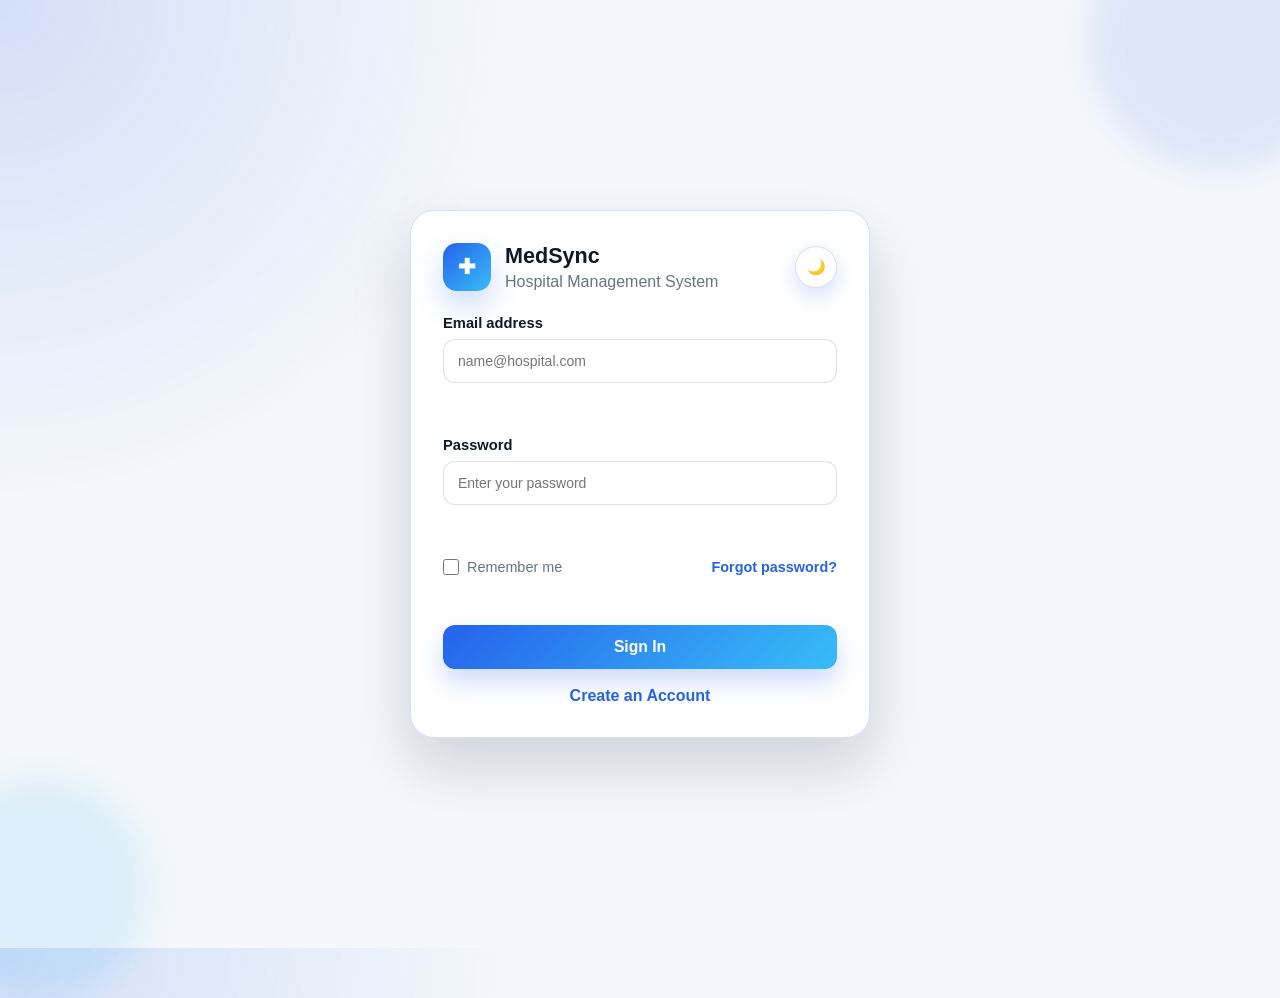
<file: frontend/index.html>
<!DOCTYPE html>
<html lang="en">
<head>
    <meta charset="UTF-8">
    <meta name="viewport" content="width=device-width, initial-scale=1.0">
    <title>MedSync Login</title>
    <link rel="stylesheet" href="css/style.css">
</head>
<body class="auth-page">
    <div class="auth-background" aria-hidden="true">
        <div class="orb orb-one"></div>
        <div class="orb orb-two"></div>
    </div>

    <div class="auth-shell">
        <div class="auth-card">
            <div class="auth-header">
                <div class="brand-mark">✚</div>
                <div>
                    <h1>MedSync</h1>
                    <p>Hospital Management System</p>
                </div>
                <button type="button" id="themeToggle" class="theme-toggle" aria-label="Toggle dark mode">
                    <span class="theme-icon">🌙</span>
                </button>
            </div>

            <form id="loginForm" novalidate>
                <div class="field-group">
                    <label for="email">Email address</label>
                    <input type="email" id="email" name="email" placeholder="name@hospital.com" required>
                    <span class="field-error" id="emailError"></span>
                </div>

                <div class="field-group">
                    <label for="password">Password</label>
                    <input type="password" id="password" name="password" placeholder="Enter your password" required>
                    <span class="field-error" id="passwordError"></span>
                </div>

                <div class="helper-row">
                    <label class="checkbox-row" for="rememberMe">
                        <input type="checkbox" id="rememberMe" name="rememberMe">
                        <span>Remember me</span>
                    </label>
                    <a href="mailto:support@medsync.com?subject=Password%20Reset" class="text-link">Forgot password?</a>
                </div>

                <div id="formStatus" class="form-status" role="status" aria-live="polite"></div>

                <button type="submit" id="loginButton" class="primary-btn">
                    <span class="btn-label">Sign In</span>
                    <span class="btn-spinner" aria-hidden="true"></span>
                </button>

                <p class="footer-text">
                    <a href="register.html" class="text-link">Create an Account</a>
                </p>
            </form>
        </div>
    </div>

    <script src="js/api.js"></script>
    <script src="js/common.js"></script>
    <script src="js/auth.js"></script>
</body>
</html>
</file>
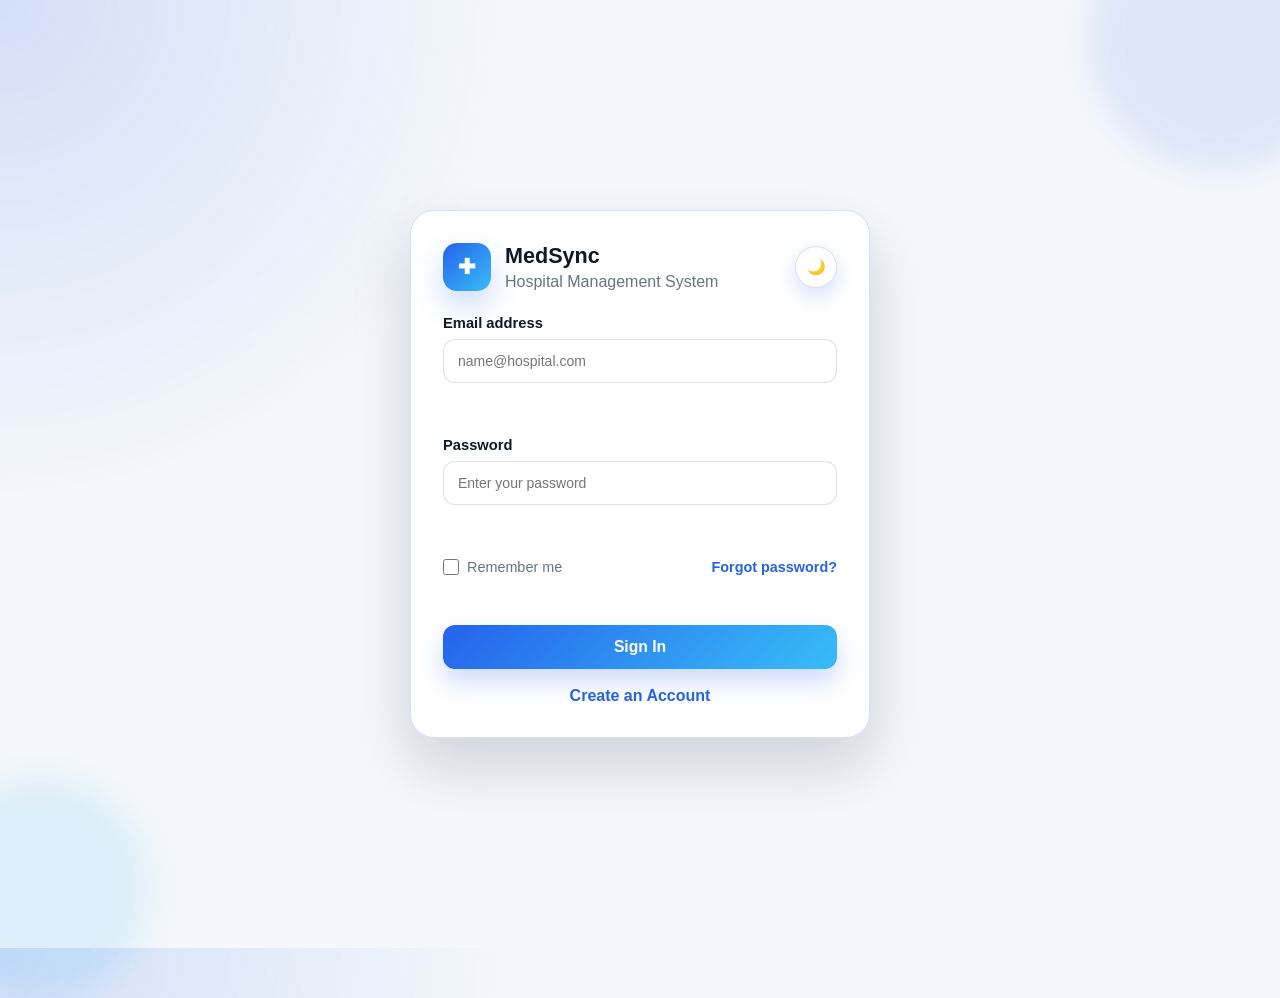
<file: frontend/ai.html>
<!DOCTYPE html>
<html>

<head>
    <title>AI Assistant</title>
    <link rel="stylesheet" href="css/style.css">
</head>

<body>

    <div class="sidebar">

        <h2>MedSync</h2>


        <a href="dashboard.html">Dashboard</a>

        <a id="doctorMenu" href="doctors.html">
            Doctors
        </a>

        <a id="patientMenu" href="patients.html">
            Patients
        </a>

        <a href="appointments.html">
            Appointments
        </a>

        <a href="reports.html">
            Reports
        </a>

        <a id="auditMenu" href="audit.html">
            Audit Logs
        </a>

        <a id="aiMenu" href="ai.html">
            AI Assistant
        </a>

        <a href="#" onclick="logout()">
            Logout
        </a>
    </div>

    <div class="main-content">

        <div class="form-card">

            <h2>AI Patient Summary</h2>

            <input id="patientId" type="number" placeholder="Patient ID">

            <button onclick="getSummary()">
                Generate Summary
            </button>


            <input id="disease" placeholder="Enter Disease">

            <button onclick="getSuggestionForPatient()">
                AI Suggestion
            </button>

        </div>

        <div class="table-card">

            <h2>AI Output</h2>

            <div id="summaryBox" class="ai-box">
            </div>

        </div>

    </div>
    <script src="js/authGuard.js"></script>
    <script src="js/api.js"></script>
    <script src="js/common.js"></script>
    <script src="js/role.js"></script>
    <script src="js/ai.js"></script>


    <script>
        applyRolePermissions();
    </script>

</body>

</html>
</file>
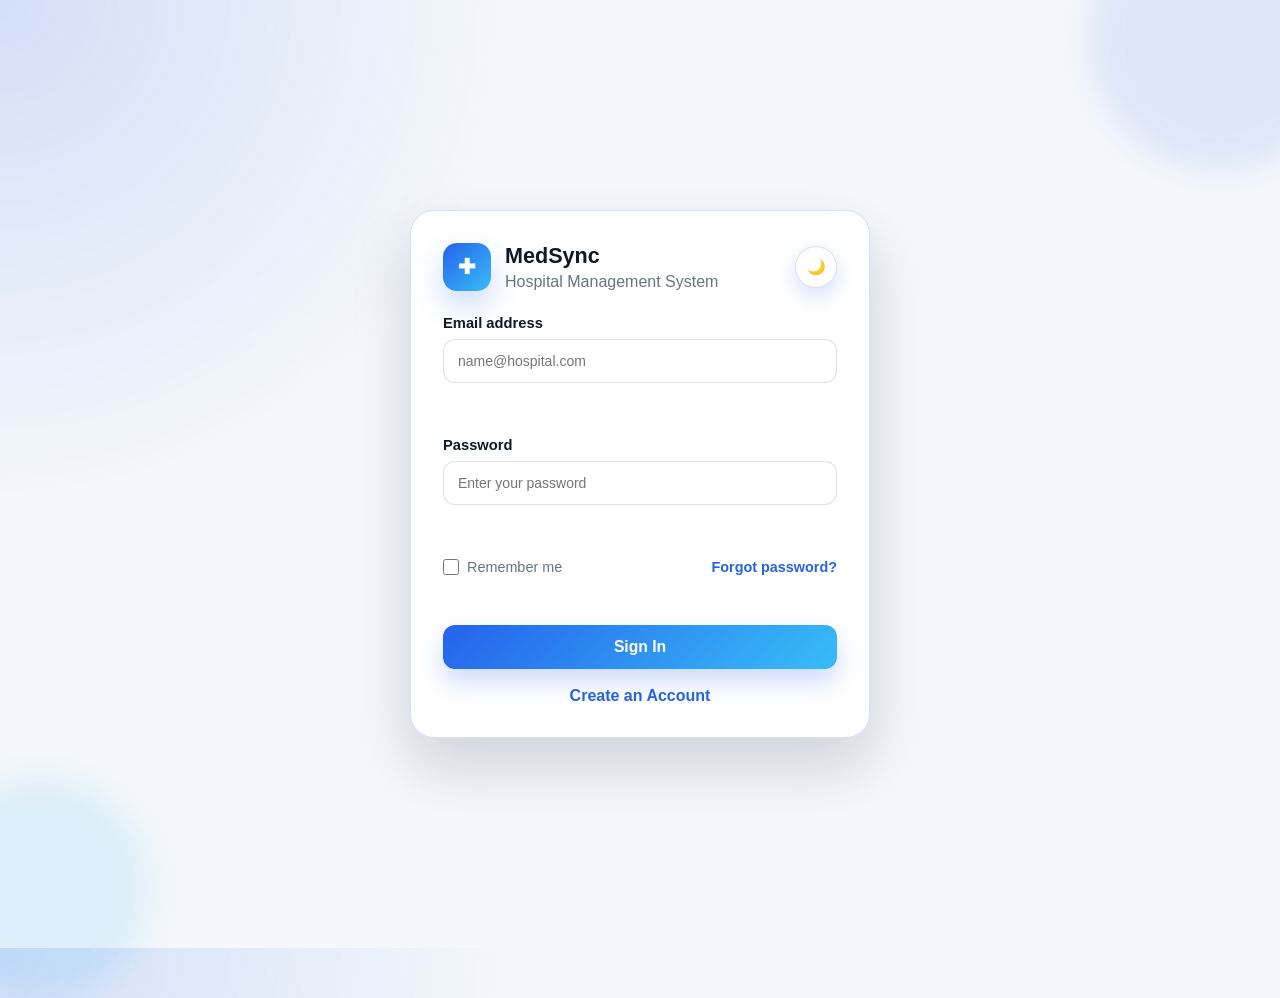
<file: frontend/appointments.html>
<!DOCTYPE html>
<html>

<head>
    <title>Appointments</title>

    <link rel="stylesheet" href="css/style.css">
</head>
<body>

    <!-- Sidebar -->

    <div class="sidebar">

        <h2>MedSync</h2>

        <a href="dashboard.html">Dashboard</a>

        <a id="doctorMenu" href="doctors.html">
            Doctors
        </a>

        <a id="patientMenu" href="patients.html">
            Patients
        </a>

        <a href="appointments.html">
            Appointments
        </a>

        <a href="reports.html">
            Reports
        </a>

        <a id="auditMenu" href="audit.html">
            Audit Logs
        </a>

        <a id="aiMenu" href="ai.html">
            AI Assistant
        </a>

        <a href="#" onclick="logout()">
            Logout
        </a>

    </div>

    <!-- Main Content -->

    <div class="main-content">

        <div class="form-card">

            <h2>Schedule Appointment</h2>

            <input id="patientId" type="number" placeholder="Patient ID">


            <input id="doctorId" type="number" placeholder="Doctor ID">

            <input id="appointmentTime" type="datetime-local">

            <select id="status">

                <option value="">Select Status</option>
                <option value="BOOKED">Booked</option>
                <option value="SCHEDULED">Scheduled</option>
                <option value="COMPLETED">Completed</option>
                <option value="CANCELLED">Cancelled</option>

            </select>

            <button onclick="addAppointment()">
                Schedule Appointment
            </button>

        </div>

        <div class="table-card">

            <h2>Appointments List</h2>

            <table>

                <thead>

                    <tr>
                        <th>ID</th>
                        <th>Patient ID</th>
                        <th>Patient</th>
                        <th>Doctor ID</th>
                        <th>Doctor</th>
                        <th>Date & Time</th>
                        <th>Status</th>
                        <th>Action</th>
                    </tr>

                </thead>

                <tbody id="appointmentTable">

                </tbody>

            </table>

        </div>

    </div>
    <script src="js/authGuard.js"></script>
    <script src="js/api.js"></script>
    <script src="js/common.js"></script>
    <script src="js/role.js"></script>
    <script src="js/appointments.js"></script>


    <script>
        applyRolePermissions();
    </script>

</body>
</file>
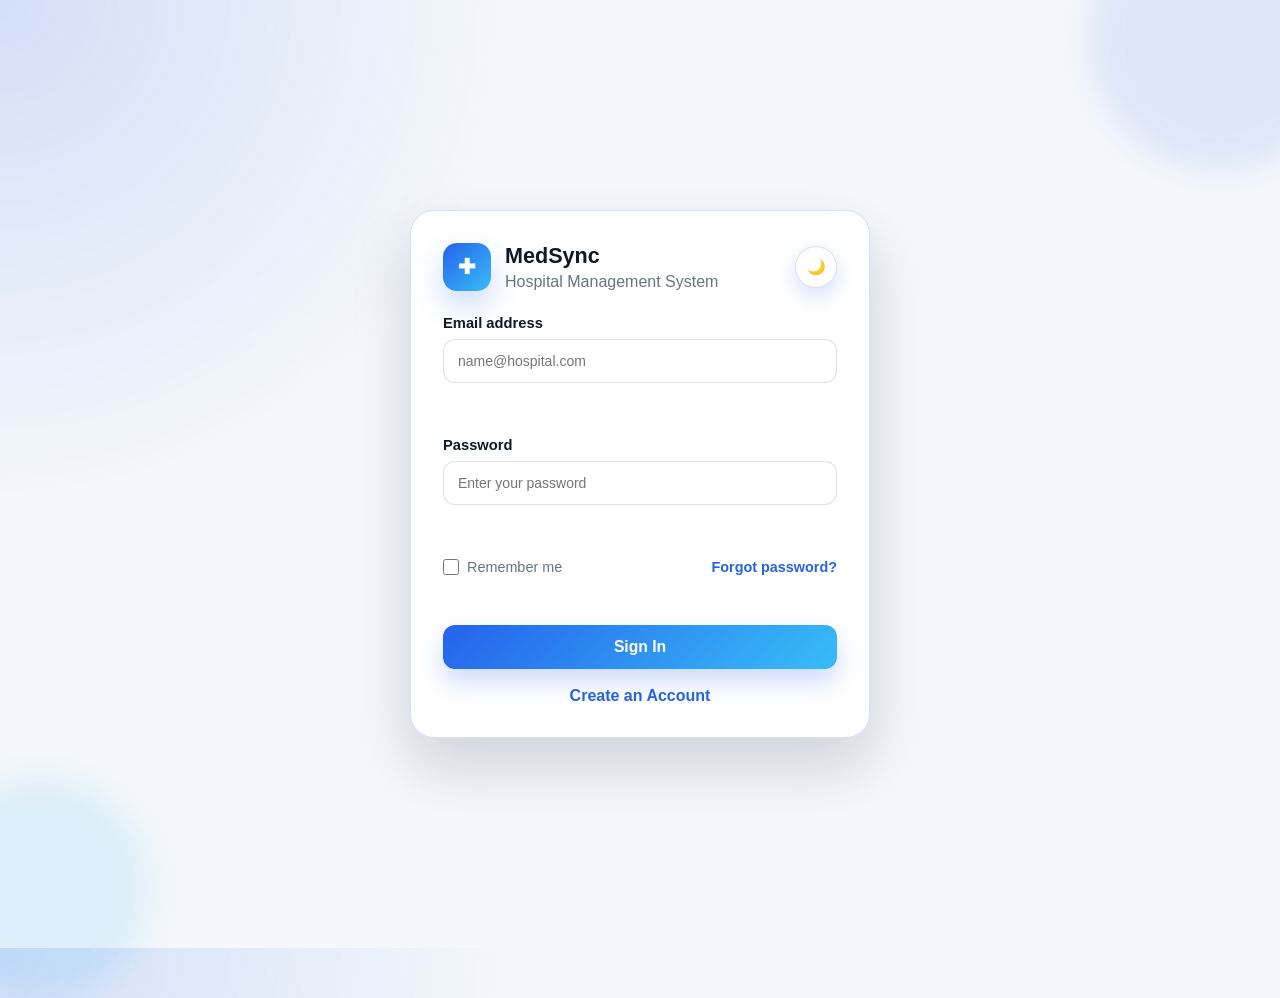
<file: frontend/audit.html>
<!DOCTYPE html>
<html>

<head>
    <title>Audit Logs</title>

    <link rel="stylesheet" href="css/style.css">
</head>

<body>

    <div class="sidebar">

        <h2>MedSync</h2>

        <a href="dashboard.html">Dashboard</a>

        <a id="doctorMenu" href="doctors.html">
            Doctors
        </a>

        <a id="patientMenu" href="patients.html">
            Patients
        </a>

        <a href="appointments.html">
            Appointments
        </a>

        <a href="reports.html">
            Reports
        </a>

        <a id="auditMenu" href="audit.html">
            Audit Logs
        </a>

        <a id="aiMenu" href="ai.html">
            AI Assistant
        </a>

        <a href="#" onclick="logout()">
            Logout
        </a>

    </div>

    <div class="main-content">

        <h1>Audit Logs</h1>

        <div class="table-card">

            <table>

                <thead>
                    <tr>
                        <th>ID</th>
                        <th>User</th>
                        <th>Action</th>
                        <th>Timestamp</th>
                    </tr>
                </thead>

                <tbody id="auditTable">

                </tbody>

            </table>

        </div>

    </div>
    <script src="js/authGuard.js"></script>
    <script src="js/api.js"></script>
    <script src="js/common.js"></script>
    <script src="js/role.js"></script>
    <script src="js/audit.js"></script>


    <script>
        applyRolePermissions();
    </script>

</body>

</html>
</file>
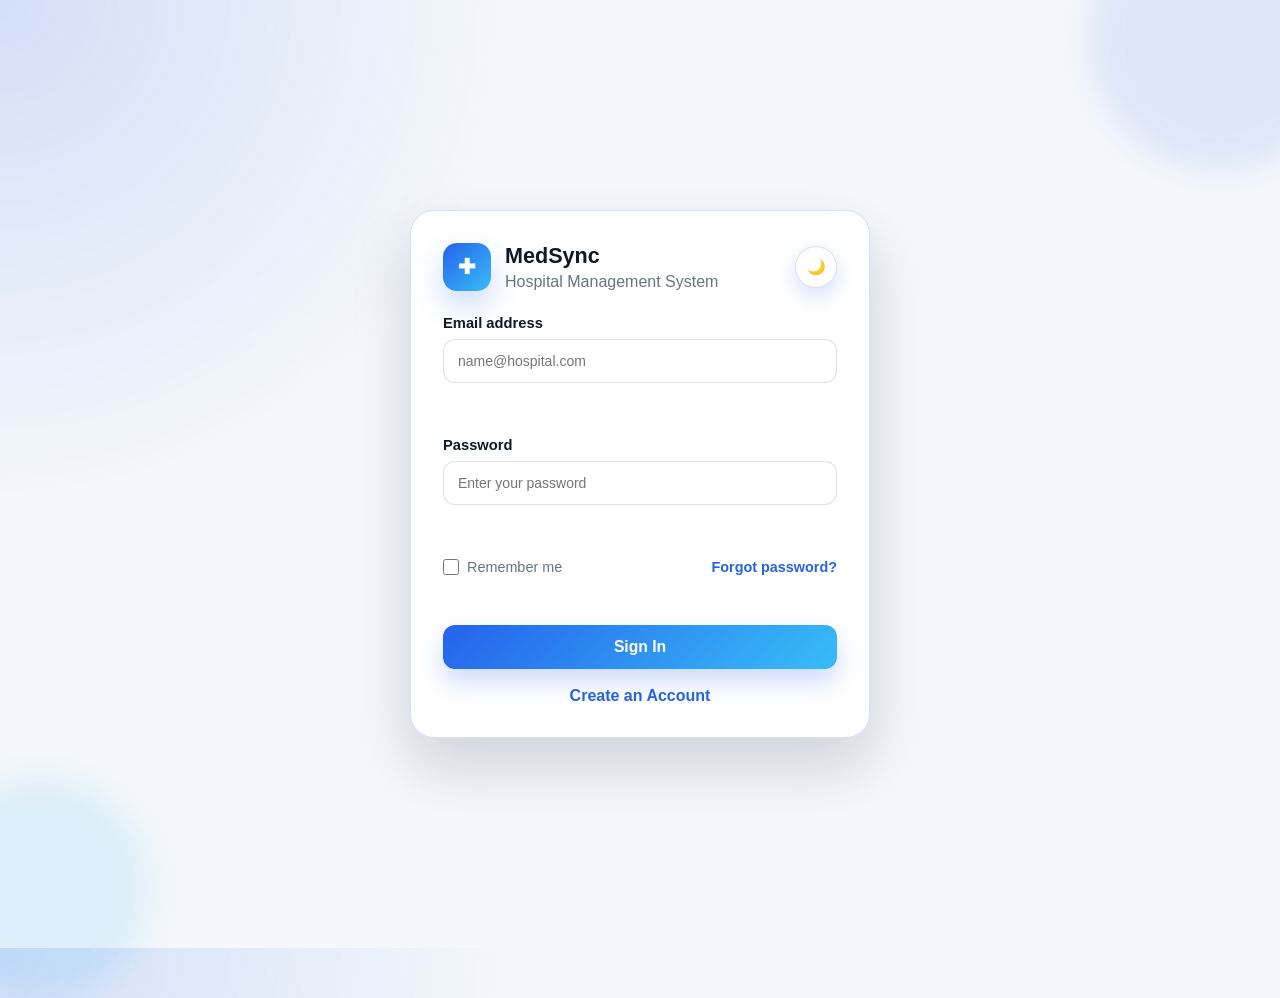
<file: frontend/doctors.html>
<!DOCTYPE html>
<html lang="en">

<head>
    <meta charset="UTF-8">
    <title>Doctors</title>

    <link rel="stylesheet" href="css/style.css">
</head>

<body>

    <div class="sidebar">

        <h2>MedSync</h2>

        <a href="dashboard.html">Dashboard</a>

        <a id="doctorMenu" href="doctors.html">
            Doctors
        </a>

        <a id="patientMenu" href="patients.html">
            Patients
        </a>

        <a href="appointments.html">
            Appointments
        </a>

        <a href="reports.html">
            Reports
        </a>

        <a id="auditMenu" href="audit.html">
            Audit Logs
        </a>

        <a id="aiMenu" href="ai.html">
            AI Assistant
        </a>

        <a href="#" onclick="logout()">
            Logout
        </a>

    </div>

    <div class="main-content">

        <div class="navbar">
            Doctor Management
        </div>

        <div class="form-container">

            <h2>Add Doctor</h2>

            <input type="text" id="name" placeholder="Doctor Name">

            <input type="text" id="specialization" placeholder="Specialization">

            <input type="email" id="email" placeholder="Doctor Email">
            
            <button onclick="addDoctor()">
                Add Doctor
            </button>

        </div>

        <div class="table-container">

            <h2>Doctors List</h2>

            <table id="doctorTable">

                <thead>
                    <tr>
                        <th>ID</th>
                        <th>Name</th>
                        <th>Specialization</th>
                    </tr>
                </thead>

                <tbody>

                </tbody>

            </table>

        </div>

    </div>
    <script src="js/authGuard.js"></script>
    <script src="js/api.js"></script>
    <script src="js/common.js"></script>
    <script src="js/role.js"></script>
    <script src="js/doctors.js"></script>


    <script>
        applyRolePermissions();
    </script>

</body>

</html>
</file>
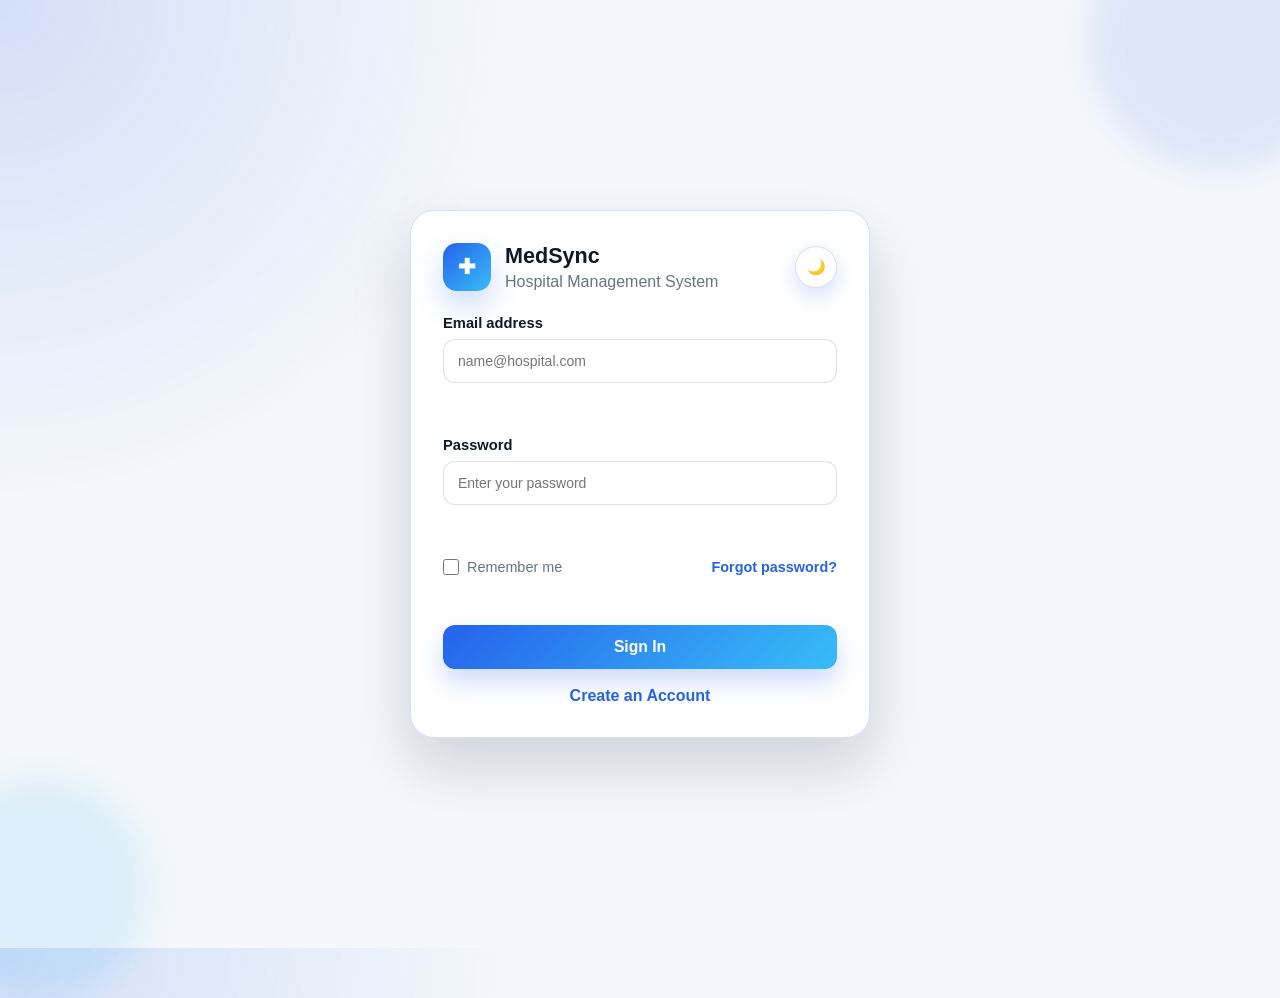
<file: frontend/patients.html>
<link rel="stylesheet" href="css/style.css">

<!DOCTYPE html>
<html lang="en">

<head>

    <meta charset="UTF-8">

    <title>Patients</title>

    <link rel="stylesheet" href="css/style.css">

</head>

<body>

    <!-- Sidebar -->
    <div class="sidebar">

        <h2>MedSync</h2>

        <a href="dashboard.html">Dashboard</a>

        <a id="doctorMenu" href="doctors.html">
            Doctors
        </a>

        <a id="patientMenu" href="patients.html">
            Patients
        </a>

        <a href="appointments.html">
            Appointments
        </a>

        <a href="reports.html">
            Reports
        </a>

        <a id="auditMenu" href="audit.html">
            Audit Logs
        </a>

        <a id="aiMenu" href="ai.html">
            AI Assistant
        </a>

        <a href="#" onclick="logout()">
            Logout
        </a>

    </div>

    <!-- Main Content -->

    <div class="main-content">

        <!-- Add Patient Form -->
        <div class="form-card">

            <h2>Add Patient</h2>

            <input id="name" placeholder="Patient Name">
            <input id="age" type="number" placeholder="Age">
            <input id="disease" placeholder="Disease">
            <input id="prescription" placeholder="Prescription">
            <input id="email" placeholder="Email">
            <input id="doctorId" type="number" placeholder="Doctor ID">

            <button onclick="addPatient()">
                Add Patient
            </button>

        </div>

        <!-- Patients Table -->
        <div class="table-card">

            <h2>Patients List</h2>

            <table>
                <thead>
                    <tr>
                        <th>ID</th>
                        <th>Name</th>
                        <th>Age</th>
                        <th>Disease</th>
                        <th>Doctor</th>
                        <th>Action</th>
                    </tr>
                </thead>

                <tbody id="patientTable"></tbody>

            </table>

        </div>

    </div>
    <script src="js/authGuard.js"></script>
    <script src="js/api.js"></script>
    <script src="js/common.js"></script>
    <script src="js/role.js"></script>
    <script src="js/patients.js"></script>


    <script>
        applyRolePermissions();
    </script>

</body>
</file>
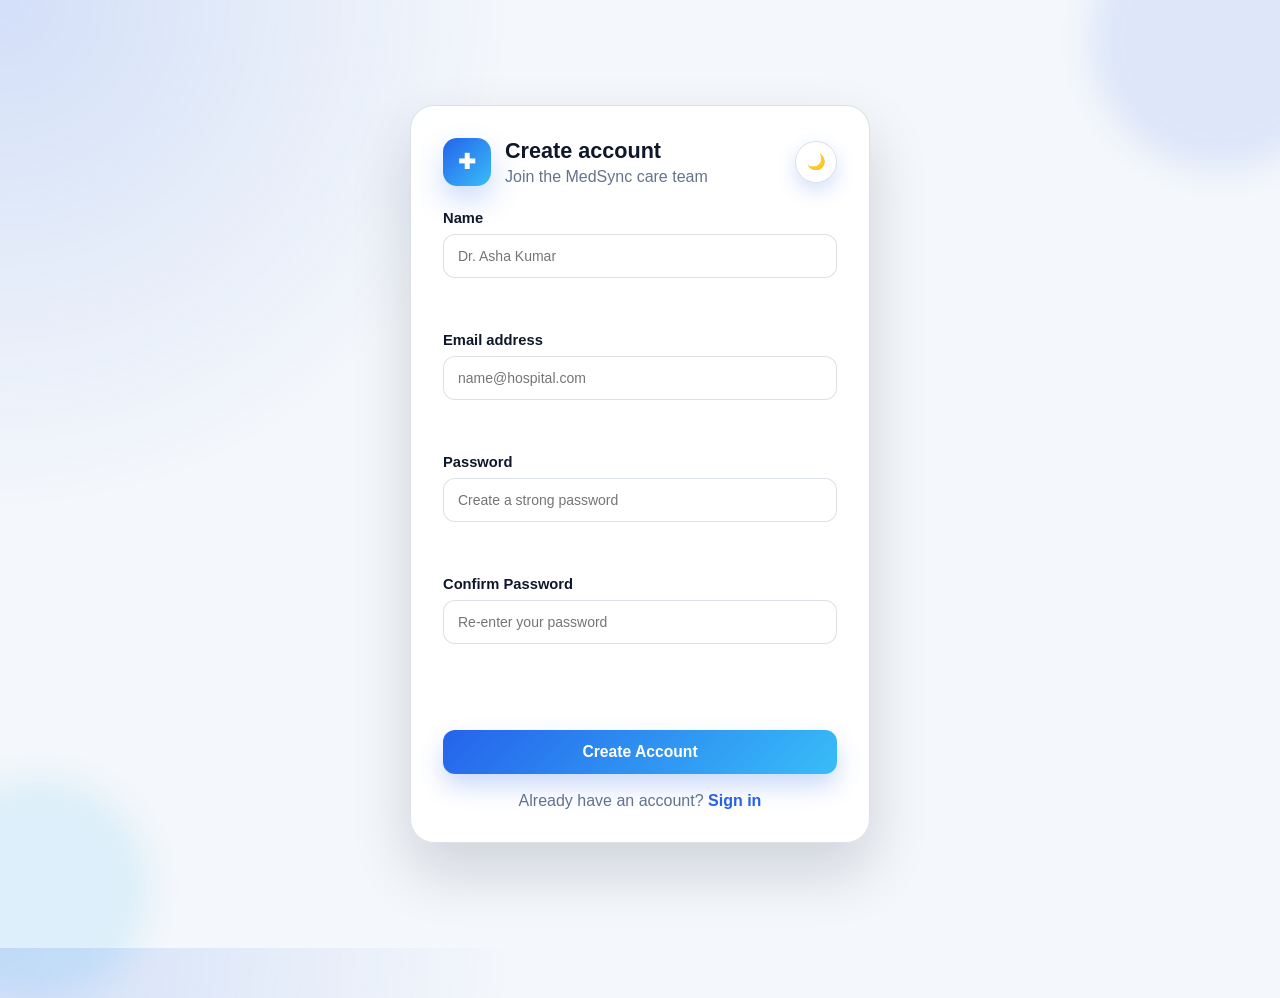
<file: frontend/register.html>
<!DOCTYPE html>
<html lang="en">
<head>
    <meta charset="UTF-8">
    <meta name="viewport" content="width=device-width, initial-scale=1.0">
    <title>MedSync Register</title>
    <link rel="stylesheet" href="css/style.css">
</head>
<body class="auth-page">
    <div class="auth-background" aria-hidden="true">
        <div class="orb orb-one"></div>
        <div class="orb orb-two"></div>
    </div>

    <div class="auth-shell">
        <div class="auth-card">
            <div class="auth-header">
                <div class="brand-mark">✚</div>
                <div>
                    <h1>Create account</h1>
                    <p>Join the MedSync care team</p>
                </div>
                <button type="button" id="themeToggle" class="theme-toggle" aria-label="Toggle dark mode">
                    <span class="theme-icon">🌙</span>
                </button>
            </div>

            <form id="registerForm" novalidate>
                <div class="field-group">
                    <label for="registerName">Name</label>
                    <input type="text" id="registerName" name="name" placeholder="Dr. Asha Kumar" required>
                    <span class="field-error" id="registerNameError"></span>
                </div>

                <div class="field-group">
                    <label for="registerEmail">Email address</label>
                    <input type="email" id="registerEmail" name="email" placeholder="name@hospital.com" required>
                    <span class="field-error" id="registerEmailError"></span>
                </div>

                <div class="field-group">
                    <label for="registerPassword">Password</label>
                    <input type="password" id="registerPassword" name="password" placeholder="Create a strong password" required>
                    <span class="field-error" id="registerPasswordError"></span>
                </div>

                <div class="field-group">
                    <label for="confirmPassword">Confirm Password</label>
                    <input type="password" id="confirmPassword" name="confirmPassword" placeholder="Re-enter your password" required>
                    <span class="field-error" id="confirmPasswordError"></span>
                </div>

                <div id="formStatus" class="form-status" role="status" aria-live="polite"></div>

                <button type="submit" id="registerButton" class="primary-btn">
                    <span class="btn-label">Create Account</span>
                    <span class="btn-spinner" aria-hidden="true"></span>
                </button>

                <p class="footer-text">
                    Already have an account?
                    <a href="index.html" class="text-link">Sign in</a>
                </p>
            </form>
        </div>
    </div>

    <script src="js/common.js"></script>
    <script src="js/auth.js"></script>
</body>
</html>
</file>
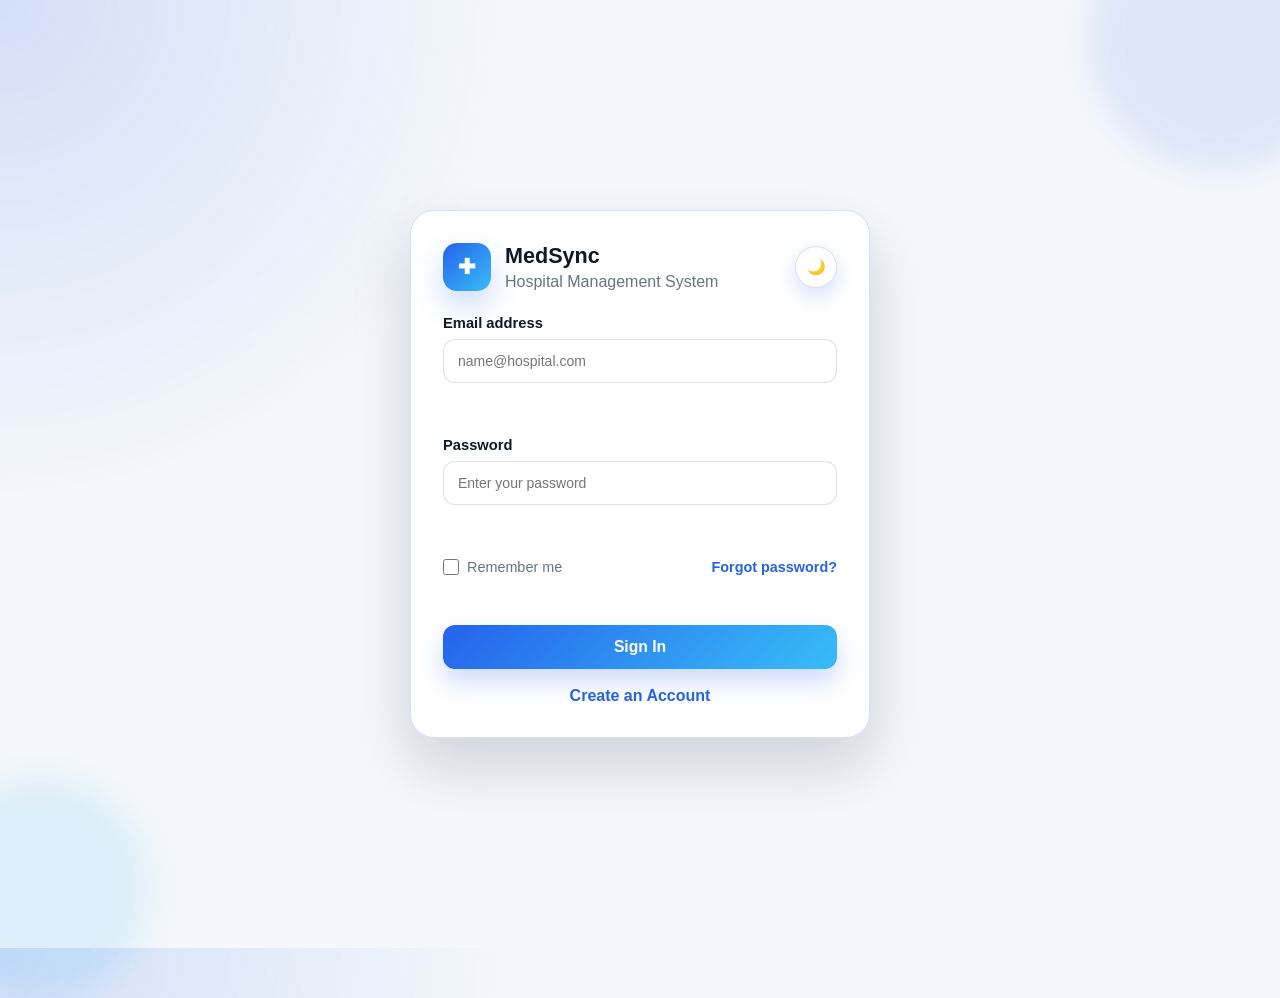
<file: frontend/reports.html>
<!DOCTYPE html>
<html lang="en">

<head>

    <meta charset="UTF-8">

    <title>Reports</title>

    <link rel="stylesheet" href="css/style.css">

</head>

<body>

    <!-- Sidebar -->

    <div class="sidebar">

        <h2>MedSync</h2>

        <a href="dashboard.html">Dashboard</a>

        <a id="doctorMenu" href="doctors.html">
            Doctors
        </a>

        <a id="patientMenu" href="patients.html">
            Patients
        </a>

        <a href="appointments.html">
            Appointments
        </a>

        <a href="reports.html">
            Reports
        </a>

        <a id="auditMenu" href="audit.html">
            Audit Logs
        </a>

        <a id="aiMenu" href="ai.html">
            AI Assistant
        </a>

        <a href="#" onclick="logout()">
            Logout
        </a>

    </div>
    <div class="main-content">

        <div class="form-card">

            <h2>Generate Patient Report</h2>

            <!-- <input
            id="patientId"
            type="number"
            placeholder="Patient ID"> -->

            <select id="patientId">
                <option value="">Select Patient</option>
            </select>

            <button onclick="generateReport()">
                Generate PDF
            </button>

            <button onclick="sendReport()">
                Email Report
            </button>

        </div>

        <div class="table-card">

            <h2>Report Result</h2>

            <div id="reportResult"></div>

        </div>

    </div>
    <script src="js/authGuard.js"></script>
    <script src="js/common.js"></script>
    <script src="js/api.js"></script>
    <script src="js/reports.js"></script>
    <script src="js/role.js"></script>

    <script>
        applyRolePermissions();
    </script>

</body>
</file>
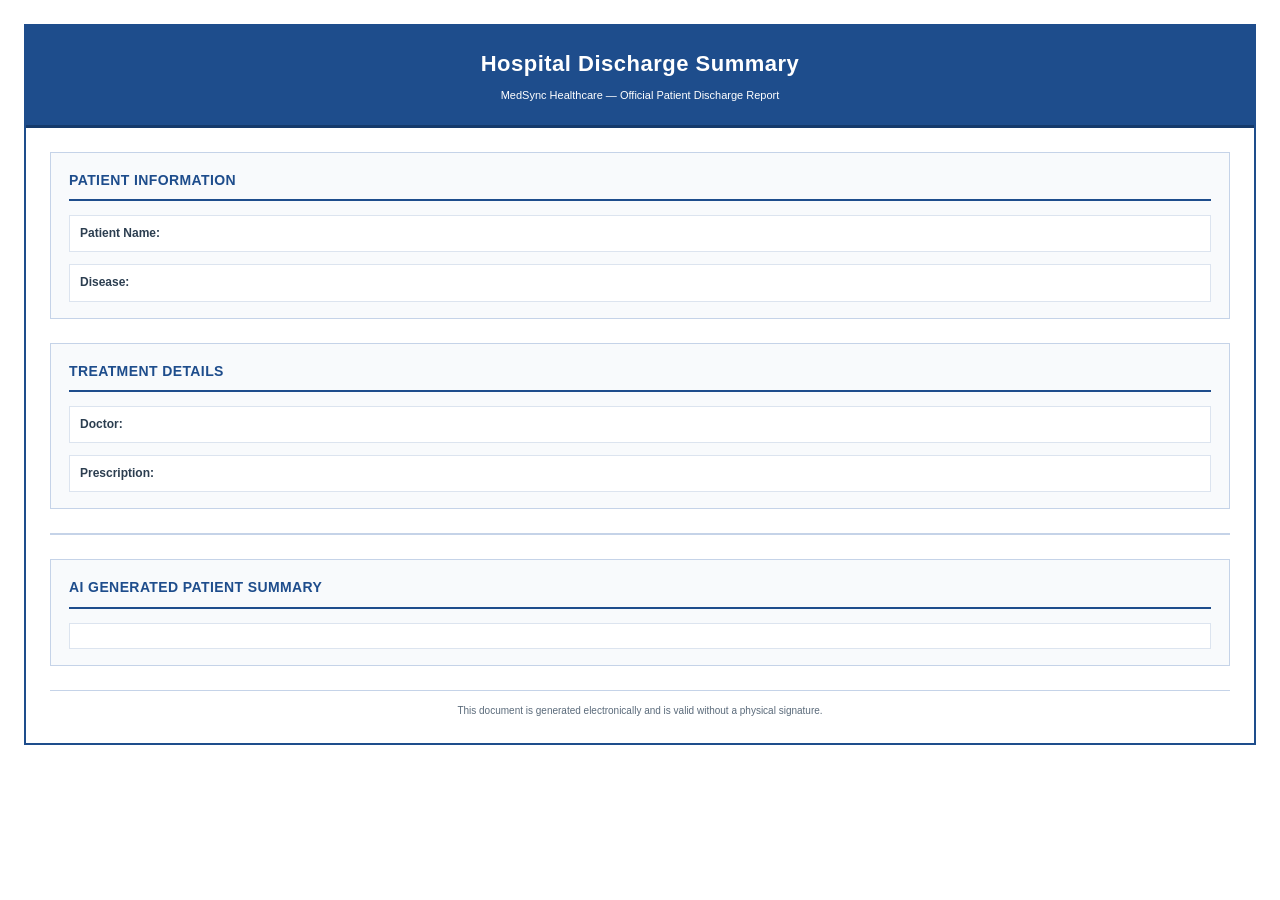
<file: src/main/resources/templates/discharge-summary.html>
<!DOCTYPE html>
<html xmlns:th="http://www.thymeleaf.org">
<head>
    <meta charset="UTF-8"/>
    <title>Discharge Summary</title>
    <style>
        body {
            font-family: Arial, Helvetica, sans-serif;
            font-size: 12px;
            color: #1a1a1a;
            margin: 0;
            padding: 24px;
            line-height: 1.6;
        }

        .report-container {
            border: 2px solid #1e4d8c;
            padding: 0;
        }

        .report-header {
            background-color: #1e4d8c;
            color: #ffffff;
            padding: 20px 24px;
            text-align: center;
            border-bottom: 3px solid #153a6b;
        }

        .report-header h1 {
            margin: 0;
            font-size: 22px;
            letter-spacing: 0.5px;
        }

        .report-header p {
            margin: 6px 0 0 0;
            font-size: 11px;
        }

        .report-body {
            padding: 24px;
        }

        .section {
            margin-bottom: 24px;
            border: 1px solid #c5d3e8;
            padding: 16px 18px;
            background-color: #f8fafc;
        }

        .section:last-child {
            margin-bottom: 0;
        }

        .section-heading {
            margin: 0 0 14px 0;
            padding-bottom: 8px;
            font-size: 14px;
            color: #1e4d8c;
            border-bottom: 2px solid #1e4d8c;
            text-transform: uppercase;
            letter-spacing: 0.4px;
        }

        .field-row {
            margin-bottom: 10px;
            padding: 8px 10px;
            border: 1px solid #dce4ef;
            background-color: #ffffff;
        }

        .field-row:last-child {
            margin-bottom: 0;
        }

        .field-label {
            display: inline-block;
            width: 140px;
            font-weight: bold;
            color: #2c3e50;
        }

        .field-value {
            color: #1a1a1a;
        }

        .divider {
            border: none;
            border-top: 2px solid #c5d3e8;
            margin: 24px 0;
        }

        .summary-section {
            border: 1px solid #c5d3e8;
            padding: 16px 18px;
            background-color: #f8fafc;
        }

        .summary-content {
            margin: 0;
            padding: 12px 14px;
            border: 1px solid #dce4ef;
            background-color: #ffffff;
            text-align: justify;
        }

        .report-footer {
            margin-top: 24px;
            padding-top: 12px;
            border-top: 1px solid #c5d3e8;
            font-size: 10px;
            color: #5a6a7a;
            text-align: center;
        }
    </style>
</head>

<body>

<div class="report-container">
    <div class="report-header">
        <h1>Hospital Discharge Summary</h1>
        <p>MedSync Healthcare &mdash; Official Patient Discharge Report</p>
    </div>

    <div class="report-body">
        <div class="section">
            <h2 class="section-heading">Patient Information</h2>

            <p class="field-row">
                <span class="field-label">Patient Name:</span>
                <span class="field-value" th:text="${patientName}"></span>
            </p>

            <p class="field-row">
                <span class="field-label">Disease:</span>
                <span class="field-value" th:text="${disease}"></span>
            </p>
        </div>

        <div class="section">
            <h2 class="section-heading">Treatment Details</h2>

            <p class="field-row">
                <span class="field-label">Doctor:</span>
                <span class="field-value" th:text="${doctorName}"></span>
            </p>

            <p class="field-row">
                <span class="field-label">Prescription:</span>
                <span class="field-value" th:text="${prescription}"></span>
            </p>
        </div>

        <hr class="divider"/>

        <div class="summary-section">
            <h2 class="section-heading">AI Generated Patient Summary</h2>

            <p class="summary-content" th:text="${aiSummary}"></p>
        </div>

        <div class="report-footer">
            This document is generated electronically and is valid without a physical signature.
        </div>
    </div>
</div>

</body>
</html>
</file>
<file: frontend/css/style.css>
:root {
    color-scheme: light;
    --bg: #f4f7fb;
    --panel: rgba(255, 255, 255, 0.94);
    --panel-strong: #ffffff;
    --text: #0f172a;
    --muted: #64748b;
    --border: rgba(148, 163, 184, 0.32);
    --accent: #2563eb;
    --accent-dark: #1d4ed8;
    --accent-soft: rgba(37, 99, 235, 0.14);
    --danger: #dc2626;
    --shadow: 0 28px 60px rgba(15, 23, 42, 0.16);
}


body {
    font-family: Arial, sans-serif;
    background: var(--bg);
    margin: 0;
    padding: 0;
}

body.theme-dark {
    color-scheme: dark;
    --bg: #020617;
    --panel: rgba(15, 23, 42, 0.94);
    --panel-strong: #111827;
    --text: #f8fafc;
    --muted: #94a3b8;
    --border: rgba(148, 163, 184, 0.18);
    --accent: #60a5fa;
    --accent-dark: #3b82f6;
    --accent-soft: rgba(96, 165, 250, 0.16);
    --danger: #f87171;
    --shadow: 0 28px 70px rgba(2, 6, 23, 0.45);
}


.auth-page {
    min-height: 100vh;
    display: flex;
    align-items: center;
    justify-content: center;
    padding: 24px;
    position: relative;
    overflow: hidden;
    background: radial-gradient(circle at top left, rgba(37, 99, 235, 0.16), transparent 32%), var(--bg);
    color: var(--text);
}

.auth-background {
    position: absolute;
    inset: 0;
    pointer-events: none;
}



.orb {
    position: absolute;
    border-radius: 50%;
    filter: blur(16px);
    opacity: 0.5;
    animation: float 10s ease-in-out infinite;
}


.orb-one {
    width: 260px;
    height: 260px;
    background: rgba(37, 99, 235, 0.22);
    top: -90px;
    right: -70px;
}


.orb-two {
    width: 220px;
    height: 220px;
    background: rgba(14, 165, 233, 0.2);
    left: -70px;
    bottom: -50px;
    animation-delay: -4s;
}


.auth-shell {
    width: min(100%, 460px);
    position: relative;
    z-index: 1;
}


.auth-card {
    background: var(--panel);
    backdrop-filter: blur(18px);
    border: 1px solid var(--border);
    border-radius: 24px;
    box-shadow: var(--shadow);
    padding: 32px;
    animation: fadeUp 0.5s ease;
}


.auth-header {
    display: flex;
    align-items: center;
    gap: 14px;
    margin-bottom: 24px;
}


.brand-mark {
    width: 48px;
    height: 48px;
    display: grid;
    place-items: center;
    border-radius: 14px;
    background: linear-gradient(135deg, var(--accent), #38bdf8);
    color: white;
    font-size: 1.3rem;
    font-weight: 700;
    box-shadow: 0 14px 30px rgba(37, 99, 235, 0.24);
}


.auth-header h1 {
    margin: 0;
    font-size: 1.35rem;
}


.auth-header p {
    margin: 4px 0 0;
    color: var(--muted);
}


.theme-toggle {
    margin-left: auto;
    border: 1px solid var(--border);
    background: var(--panel-strong);
    color: var(--text);
    border-radius: 999px;
    width: 42px;
    height: 42px;
    cursor: pointer;
    transition: transform 0.2s ease, background-color 0.2s ease;
}


.theme-toggle:hover {
    transform: translateY(-1px);
}


.field-group {
    margin-bottom: 14px;
}


.field-group label {
    display: block;
    margin-bottom: 8px;
    font-size: 0.92rem;
    font-weight: 600;
}


.auth-card input {
    width: 100%;
    padding: 13px 14px;
    border: 1px solid var(--border);
    border-radius: 12px;
    background: var(--panel-strong);
    color: var(--text);
    box-sizing: border-box;
    transition: border-color 0.2s ease, box-shadow 0.2s ease;
}


.auth-card input:focus {
    outline: none;
    border-color: var(--accent);
    box-shadow: 0 0 0 4px var(--accent-soft);
}


.field-error {
    display: block;
    min-height: 16px;
    margin-top: 6px;
    color: var(--danger);
    font-size: 0.82rem;
}


.helper-row {
    display: flex;
    justify-content: space-between;
    align-items: center;
    gap: 12px;
    margin: 10px 0 18px;
    font-size: 0.9rem;
}


.checkbox-row {
    display: inline-flex;
    align-items: center;
    gap: 8px;
    color: var(--muted);
}


.checkbox-row input {
    width: 16px;
    height: 16px;
    margin: 0;
}


.text-link {
    color: var(--accent);
    text-decoration: none;
    font-weight: 600;
}


.text-link:hover {
    text-decoration: underline;
}


.form-status {
    min-height: 20px;
    margin-bottom: 12px;
    color: var(--accent);
    font-size: 0.95rem;
}


.form-status.error {
    color: var(--danger);
}


.primary-btn {
    width: 100%;
    border: none;
    border-radius: 12px;
    padding: 13px 14px;
    font-size: 0.98rem;
    cursor: pointer;
    transition: transform 0.2s ease, box-shadow 0.2s ease, background-color 0.2s ease;
    background: linear-gradient(135deg, var(--accent), #38bdf8);
    color: white;
    font-weight: 700;
    position: relative;
    box-shadow: 0 12px 24px rgba(37, 99, 235, 0.24);
}


.primary-btn:hover {
    transform: translateY(-1px);
}


.primary-btn.is-loading {
    pointer-events: none;
    opacity: 0.9;
}


.btn-spinner {
    display: none;
    width: 16px;
    height: 16px;
    border: 2px solid rgba(255, 255, 255, 0.5);
    border-top-color: white;
    border-radius: 50%;
    animation: spin 0.8s linear infinite;
    margin-left: 8px;
}


.primary-btn.is-loading .btn-label {
    display: none;
}


.primary-btn.is-loading .btn-spinner {
    display: inline-block;
}


.footer-text {
    text-align: center;
    margin: 18px 0 0;
    color: var(--muted);
}


@keyframes fadeUp {
    from {
        opacity: 0;
        transform: translateY(10px);
    }
    to {
        opacity: 1;
        transform: translateY(0);
    }
}


@keyframes float {
    0%,
    100% {
        transform: translate3d(0, 0, 0);
    }
    50% {
        transform: translate3d(0, 18px, 0);
    }
}


@keyframes spin {
    to {
        transform: rotate(360deg);
    }
}


@media (max-width: 560px) {
    .auth-card {
        padding: 24px;
    }


    .social-row {
        grid-template-columns: 1fr;
    }


    .helper-row {
        flex-direction: column;
        align-items: flex-start;
    }
}


.sidebar {
    position: fixed;
    left: 0;
    top: 0;
    width: 220px;
    height: 100vh;
    background: #1e3a8a;
}


.main-content {
    margin-left: 220px;
    padding: 30px;
}


.sidebar h2 {


    text-align: center;
}


.sidebar a {
    transition: 0.3s;
    display: block;
    color: white;
    text-decoration: none;
    padding: 15px 20px;
}


.sidebar a:hover {


    background: #1e40af;
    padding-left: 15px;
    transition: 0.3s;
}


.navbar {


    background: white;


    padding: 20px;


    box-shadow: 0 2px 5px rgba(0, 0, 0, 0.1);
}


.dashboard-container {


    display: flex;


    gap: 20px;


    padding: 30px;
}


.card {


    width: 250px;
    background: white;
    padding: 20px;
    border-radius: 10px;
    box-shadow: 0 2px 10px rgba(0, 0, 0, 0.1);
    text-align: center;
    /* transition:0.3s; */
    transition: all 0.3s ease;
}


.card:hover {


    transform: translateY(-5px);
    box-shadow: 0 10px 25px rgba(0, 0, 0, 0.15);
}


.form-container {


    background: white;
    padding: 20px;
    margin: 20px;
    border-radius: 10px;
}


.table-container {


    background: white;
    margin: 20px;
    padding: 20px;
    border-radius: 10px;
}


table {


    width: 100%;
    border-collapse: collapse;
}


th,
td {


    border: 1px solid #ddd;
    padding: 12px;
    text-align: left;
}


th {


    background: #2563eb;
    color: white;
}


input,
select {
    width: 100%;
    padding: 14px;
    margin-bottom: 18px;
    border: 1px solid #d1d5db;
    border-radius: 8px;
    font-size: 14px;
    background: white;
    box-sizing: border-box;
}


.table-container {
    overflow-x: auto;
}


.table-card {
    background: white;
    padding: 20px;
    border-radius: 10px;
    box-shadow: 0 2px 10px rgba(0, 0, 0, .1);
    overflow-x: auto;
}


table {
    width: 100%;
    border-collapse: collapse;
}


.main-content h1 {
    margin-bottom: 20px;
    color: #1e293b;
}


.ai-box {


    background: white;
    min-height: 200px;
    padding: 20px;
    border-radius: 10px;
    line-height: 1.8;
    font-size: 15px;
}


.chart-container {


    width: 90%;
    margin: 30px auto;
    background: white;
    padding: 20px;
    border-radius: 10px;
    box-shadow: 0 2px 10px rgba(0, 0, 0, 0.1);
}


footer{


    text-align:center;
    padding:20px;
    background:white;
    margin-top:30px;
    color:#666;
   border-top:1px solid #ddd;
}





/* ===========================
   Buttons
=========================== */

button,
.btn {
    display: inline-flex;
    align-items: center;
    justify-content: center;

    width: 100%;
    padding: 14px 20px;

    border: none;
    border-radius: 12px;

    cursor: pointer;

    font-size: 15px;
    font-weight: 600;

    color: #fff;

    background: linear-gradient(
        135deg,
        #2563eb,
        #3b82f6
    );

    transition: all .25s ease;

    box-shadow: 0 8px 20px rgba(37,99,235,.20);
}

button:hover,
.btn:hover {

    transform: translateY(-2px);

    box-shadow: 0 14px 28px rgba(37,99,235,.30);
}

button:active,
.btn:active {

    transform: scale(.98);
}

button:disabled,
.btn:disabled {

    opacity: .6;

    cursor: not-allowed;

    transform: none;

    box-shadow: none;
}
.btn-danger {

    background: linear-gradient(
        135deg,
        #dc2626,
        #ef4444
    );
}

.btn-danger:hover {

    box-shadow: 0 12px 25px rgba(220,38,38,.30);
}
.btn-danger {

    background: linear-gradient(
        135deg,
        #dc2626,
        #ef4444
    );
}

.btn-danger:hover {

    box-shadow: 0 12px 25px rgba(220,38,38,.30);
}
.btn-success{

    background:linear-gradient(
        135deg,
        #16a34a,
        #22c55e
    );
}
.btn-sm{

    width:auto;

    padding:8px 16px;

    font-size:13px;

    border-radius:8px;
}

.btn.loading{

    pointer-events:none;

    opacity:.8;
}

.btn.loading::after{

    content:"";

    width:16px;
    height:16px;

    margin-left:10px;

    border:2px solid rgba(255,255,255,.4);

    border-top:2px solid white;

    border-radius:50%;

    animation:spin .8s linear infinite;
}

@keyframes spin{

    to{

        transform:rotate(360deg);
    }
}
button,
.btn {
    background: linear-gradient(
        135deg,
        var(--accent),
        var(--accent-dark)
    );
    color: white;
}
</file>
